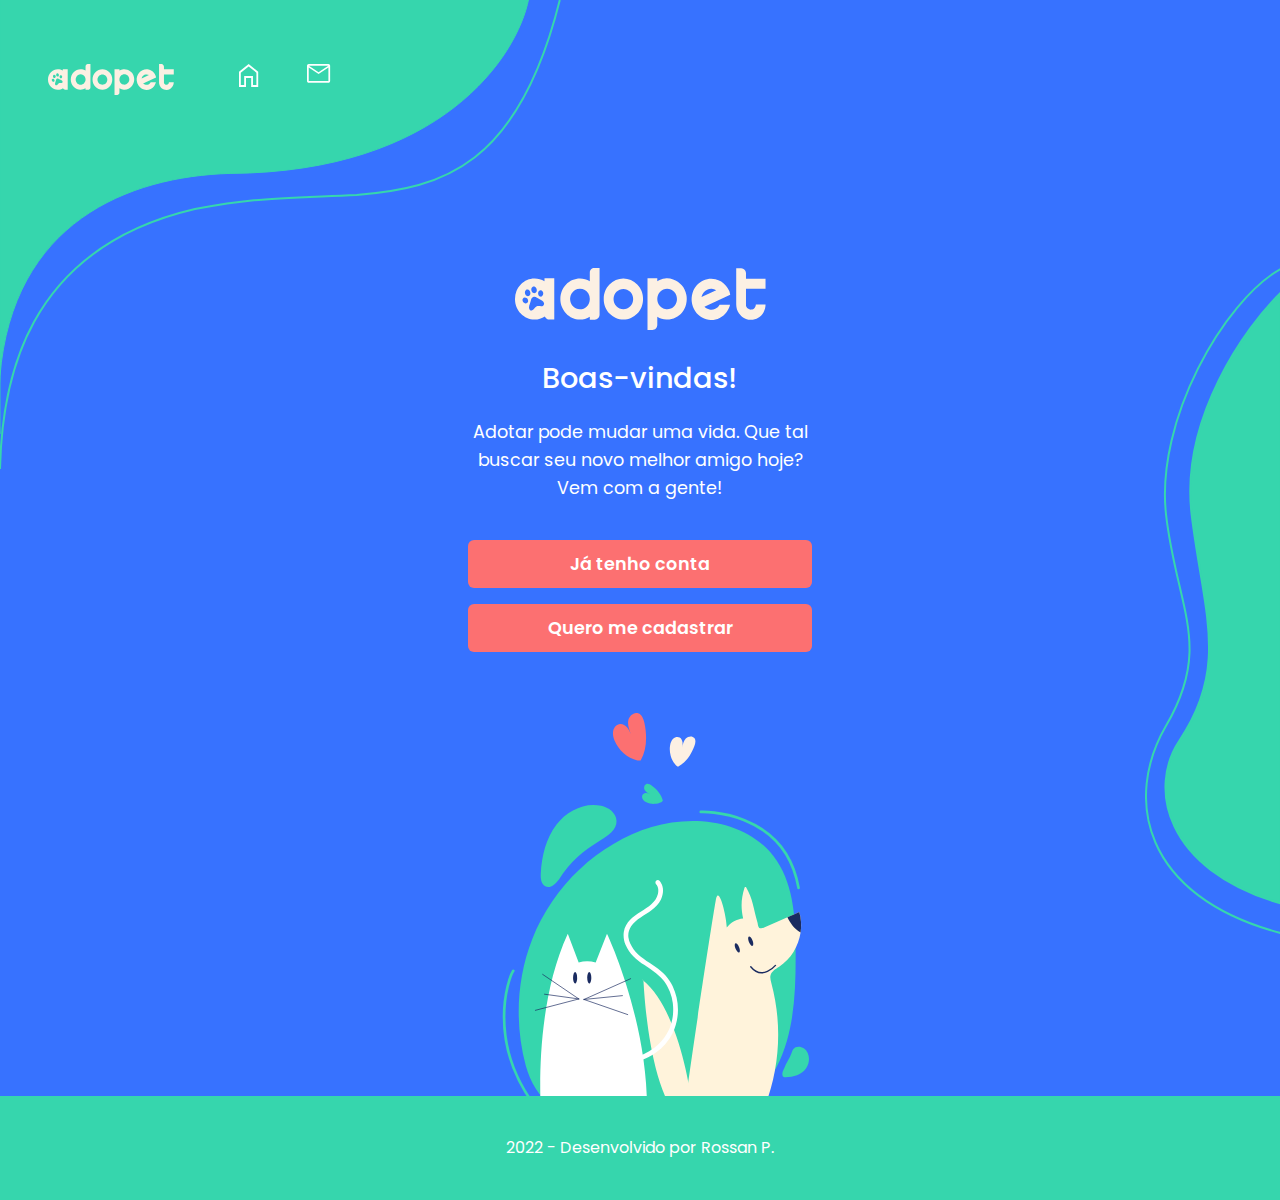
<file: index.html>
<!DOCTYPE html>
<html lang="pt-br">

<head>
    <meta charset="UTF-8">
    <meta http-equiv="X-UA-Compatible" content="IE=edge">
    <meta name="viewport" content="width=device-width, initial-scale=1.0">

    <link rel="stylesheet" href="reset.css">
    <link rel="stylesheet" href="styles.css">
    <link rel="stylesheet" href="./styles/page-home/main.css">

    <link rel="preconnect" href="https://fonts.googleapis.com">
    <link rel="preconnect" href="https://fonts.gstatic.com" crossorigin>
    <link
        href="https://fonts.googleapis.com/css2?family=IBM+Plex+Sans:wght@500&family=Poppins:wght@400;600&display=swap"
        rel="stylesheet">

    <title>Adopet - Home</title>
</head>

<body style="background-color: var(--azul);">

    <header>
        <div class="forma01"></div>

        <img src="./img/Logo.svg" alt="Logo Adopet" style="display: none;" class="header__logo">
        <a href="./index.html"><img src="./img/Casa.svg" alt="Home" class="header__icons"></a>
        <a href="./pages/mensagem/index.html"><img src="./img/Mensagens.svg" alt="Menssagens" class="header__icons"></a>
    </header>

    <section>
        <div class="conteudo">
            <div class="conteudo__logo">
                <img src="./img/Logo.svg" alt="Logo Adopet">
            </div>
            <h1 class="conteudo__titulo">Boas-vindas!</h1>
            <p class="conteudo__texto"></p>
            <a href="./pages/login/index.html"><button type="button" class="conteudo__btn btn-1">Já tenho conta</button></a>
            <a href="./pages/cadastro/index.html"><button type="button" class="conteudo__btn">Quero me cadastrar</button></a>
        </div>
    <img src="./img/Forma-2.svg" alt="Forma 02" class="forma02">
    <img src="./img/Forma-2-768.svg" alt="Forma 02" class="forma02-768">
    <img src="img/Ilustração-1.svg" alt="Imagem de um gato e um cachorro." class="forma03">
    </section>


        <footer>
        <p class="footer">2022 - Desenvolvido por Rossan P.</p>
    </footer>

</body>

</html>
</file>
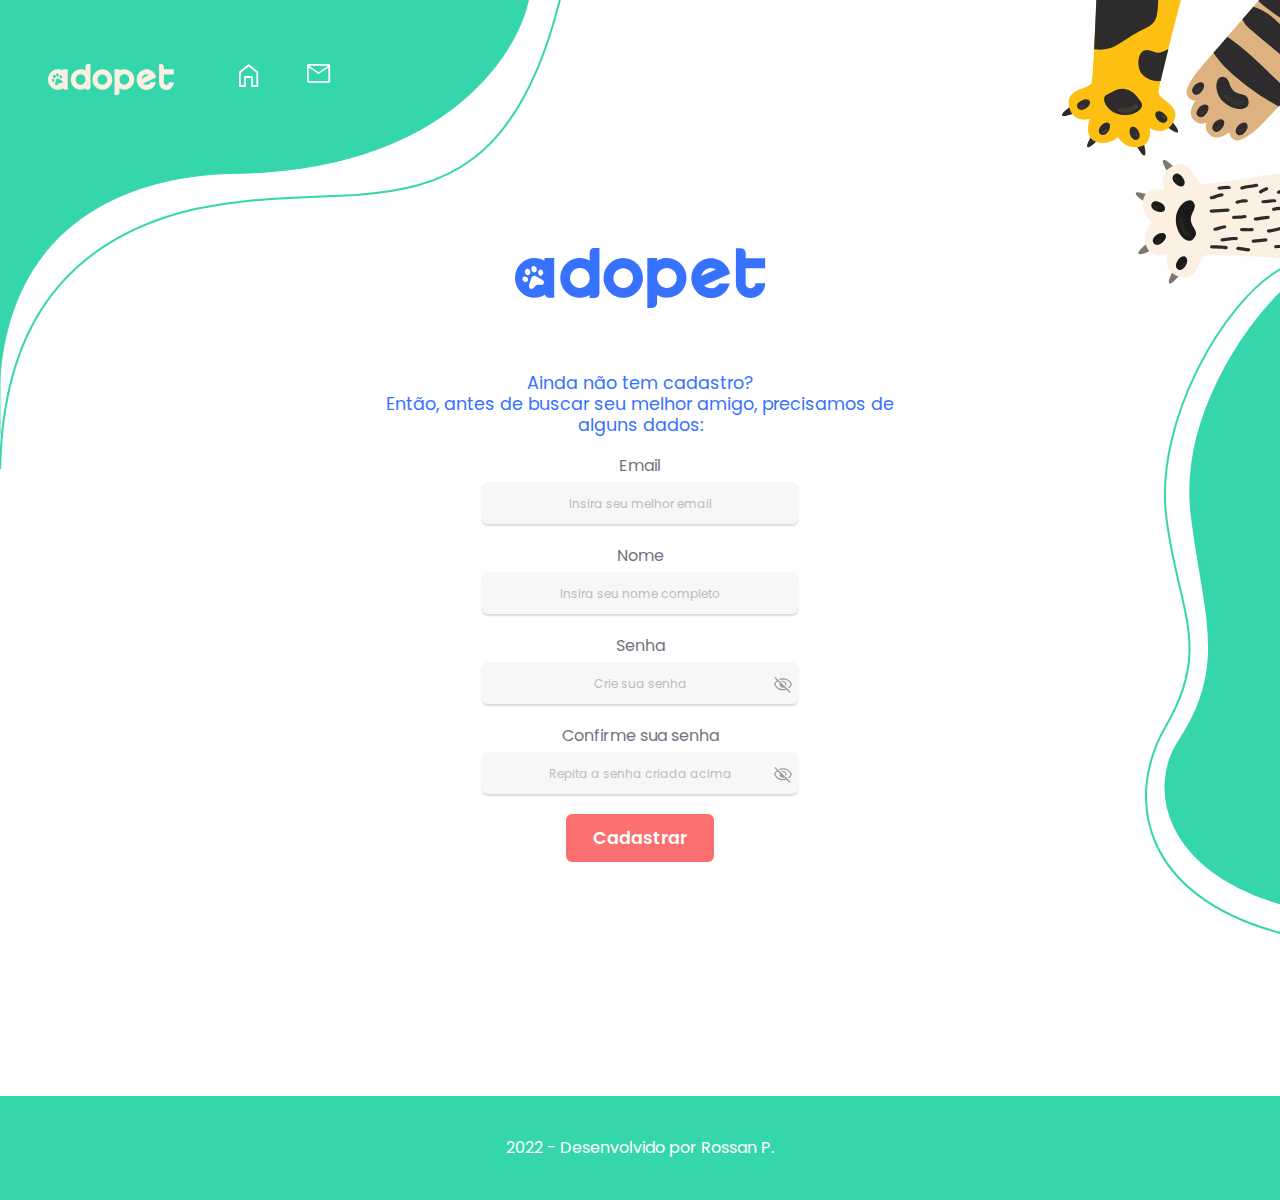
<file: pages/cadastro/index.html>
<!DOCTYPE html>
<html lang="pt-br">

<head>
    <meta charset="UTF-8">
    <meta http-equiv="X-UA-Compatible" content="IE=edge">
    <meta name="viewport" content="width=device-width, initial-scale=1.0">

    <link rel="stylesheet" href="../../reset.css">
    <link rel="stylesheet" href="../../styles.css">
    <link rel="stylesheet" href="../../styles/geral/buttons.css">
    <link rel="stylesheet" href="../../styles/cadastro/main.css">
    <link rel="stylesheet" href="../../styles/cadastro/formulario.css">

    <link rel="preconnect" href="https://fonts.googleapis.com">
    <link rel="preconnect" href="https://fonts.gstatic.com" crossorigin>
    <link
        href="https://fonts.googleapis.com/css2?family=IBM+Plex+Sans:wght@500&family=Poppins:wght@400;600&display=swap"
        rel="stylesheet">

    <title>Adopet - Cadastro</title>
</head>

<body>

    <header>
        <div class="forma01"></div>

        <img src="../../img/Logo.svg" alt="Logo Adopet" style="display: none;" class="header__logo">
        <a href="../../index.html"><img src="../../img/Casa.svg" alt="Home" class="header__icons"></a>
        <a href="../mensagem/index.html"><img src="../../img/Mensagens.svg" alt="Menssagens" class="header__icons"></a>
    </header>
    <img src="../../img/Patas.svg" alt="Imagem de patas de animais" class="header__img-patas">

    <section>
        <div class="conteudo">
            <div class="conteudo__logo">
                <img src="../../img/Logo-blue.svg" alt="Logo Adopet azul">
            </div>
            <p class="main__conteudo-texto">Ainda não tem cadastro?<br>
                Então, antes de buscar seu melhor amigo, precisamos de alguns dados:</p>
        </div>

        <form>
            <div>
                <label for="email" class="form__label">Email</label>
                <input type="email" name="email" id="email" class="form__inpt form__inpt-mb"
                    placeholder="Insira seu melhor email">
            </div>
            <div>
                <label for="nome" class="form__label">Nome</label>
                <input type="text" name="nome" id="nome" class="form__inpt form__inpt-mb"
                    placeholder="Insira seu nome completo">
            </div>
            <div>
                <label for="senha" class="form__label">Senha</label>
                <input type="password" name="senha" id="senha" class="form__inpt form__inpt-mb"
                    placeholder="Crie sua senha">
                <span class="span">
                    <img src="../../img/Mostrar-senha.svg" alt="Botão para mostrar a senha" id="form__inpt-olho" class="form__inpt-olho">
                </span>
            </div>
            <div>
                <label for="confirma-senha" class="form__label">Confirme sua senha</label>
                <input type="password" name="confirma-senha" id="confirma-senha" class="form__inpt form__inpt-mb"
                    placeholder="Repita a senha criada acima">
                    <span class="span">
                        <img src="../../img/Mostrar-senha.svg" alt="Botão para mostrar a senha" id="form__inpt-conf-olho" class="form__inpt-olho">
                    </span>
                </div>
                <span>
                    <p id="senha-incorreta" style="
                            font-weight: 400;
                            font-size: 0.8em;
                            line-height: 16px;
                            color: var(--coral);
                            display: flex;
                            align-items: center;
                            justify-content: center;
                            position: relative;
                        "
                    ></p>
                </span>

            <a href="../lista-animais/index.html" class="section__btn-a">
                <button type="button" id="btn-cadastrar" class="conteudo__btn section__btn">Cadastrar</button>
            </a>

        </form>

        <img src="../../img/Forma-2-invertida.svg" alt="Forma 02 invertida" class="forma02-invertida">
        <img src="../../img/Forma-2-768.svg" alt="Forma 02" class="forma02">
    </section>


    <footer>
        <p class="footer">2022 - Desenvolvido por Rossan P.</p>
    </footer>

    <script src="../../script/senha/index.js"></script>

</body>

</html>
</file>
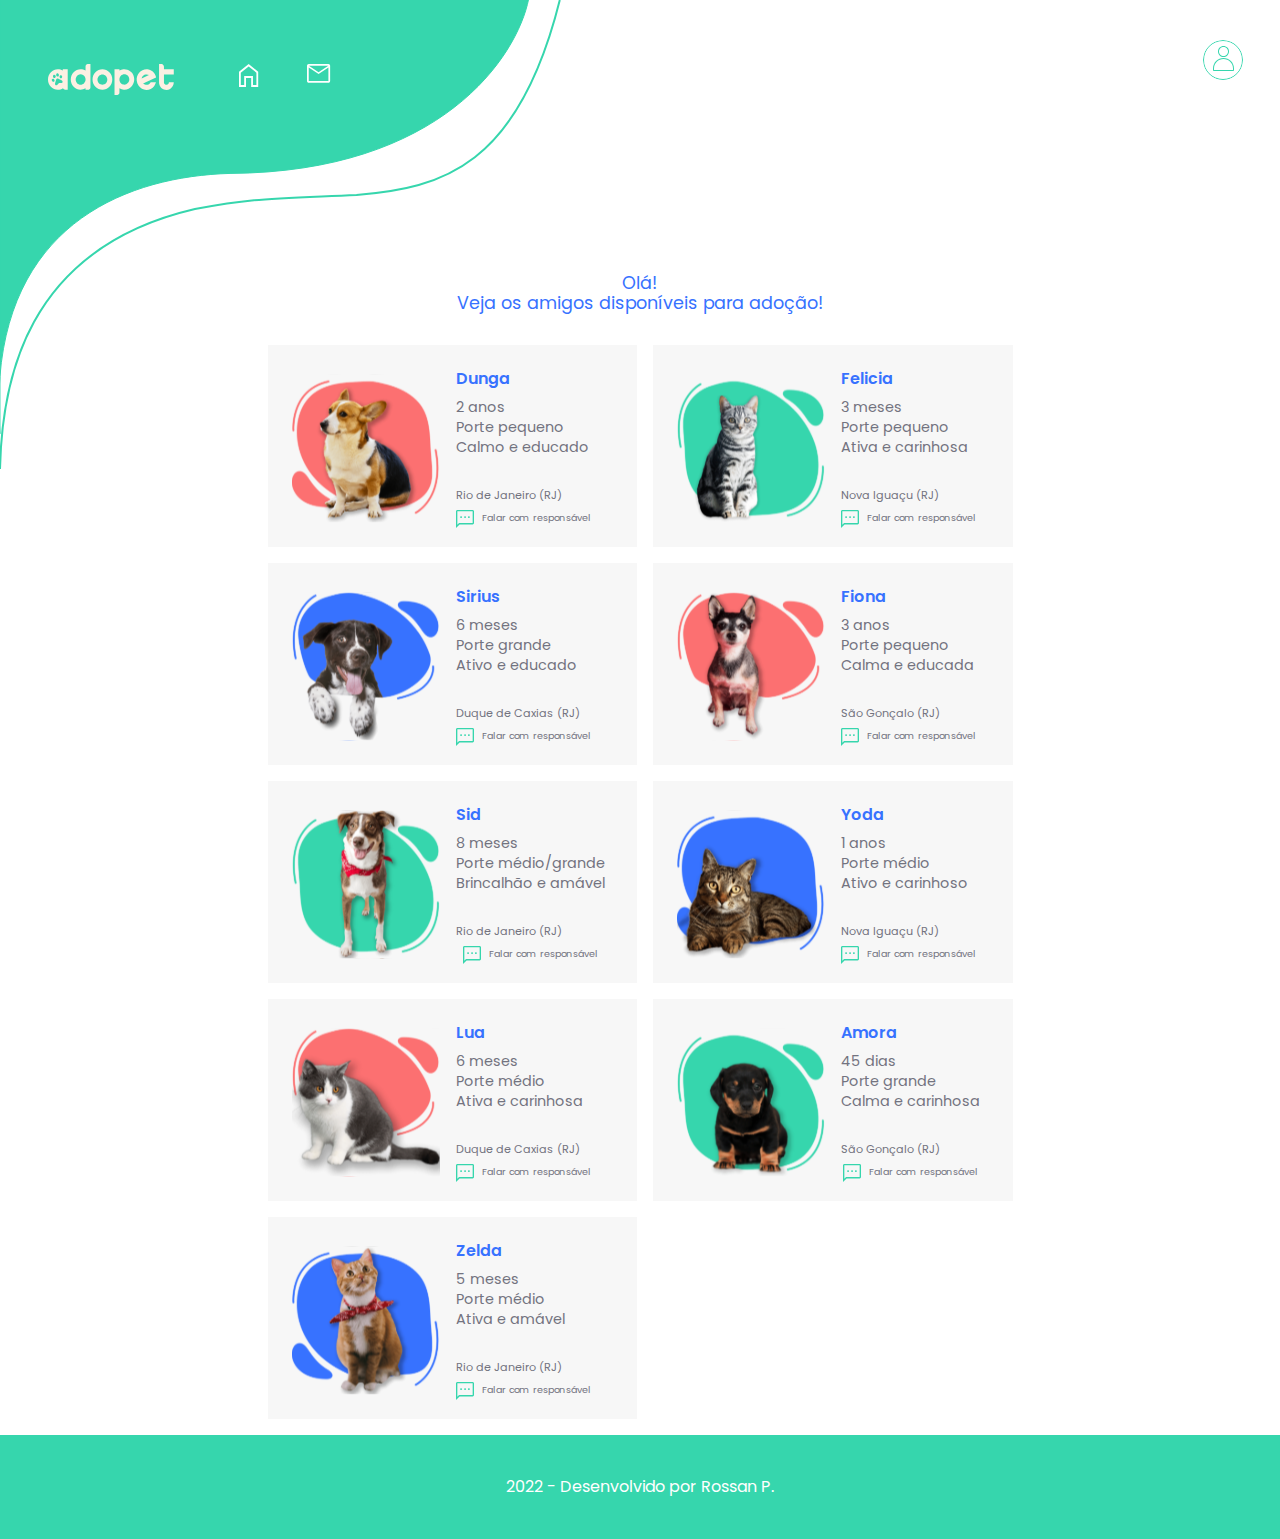
<file: pages/lista-animais/index.html>
<!DOCTYPE html>
<html lang="pt-br">

<head>
    <meta charset="UTF-8">
    <meta http-equiv="X-UA-Compatible" content="IE=edge">
    <meta name="viewport" content="width=device-width, initial-scale=1.0">

    <link rel="stylesheet" href="../../reset.css">
    <link rel="stylesheet" href="../../styles.css">
    <link rel="stylesheet" href="../../styles/geral/buttons.css">
    <link rel="stylesheet" href="../../styles/page-lista-animais/main.css">

    <link rel="preconnect" href="https://fonts.googleapis.com">
    <link rel="preconnect" href="https://fonts.gstatic.com" crossorigin>
    <link
        href="https://fonts.googleapis.com/css2?family=IBM+Plex+Sans:wght@500&family=Poppins:wght@400;600&display=swap"
        rel="stylesheet">

    <title>Adopet - Animais</title>
</head>

<body>

    <header>
        <div class="forma01"></div>

        <img src="../../img/Logo.svg" alt="Logo Adopet" style="display: none;" class="header__logo">
        <a href="../../index.html"><img src="../../img/Casa.svg" alt="Home" class="header__icons"></a>
        <a href="../mensagem/index.html"><img src="../../img/Mensagens.svg" alt="Menssagens" class="header__icons"></a>
        <a href="../perfil/index.html"><img src="../../img/Usuário.svg" alt="Imagem do usuário" class="header__user"></a>
    </header>

    <section>
        <div class="conteudo" id="conteudo">
            <p class="main__conteudo-texto">Olá! <br> Veja os amigos disponíveis para adoção!</p>
            
            <section class="main__cards" id="main__cards">

                <!-- Definindo a estrutura dos cards -->
                <!--    <div class="main__card">
                    <img src="../../img/Dunga.svg" alt="Imagem do cão Dunga" class="main__img-animal">
                    <div class="main__card-dados">
                        <h2>Dunga</h2>
                        <p class="main__card-idade">2 anos</p>
                        <p class="main__card-tamanho">Porte pequeno</p>
                        <p class="main__card-jeito">Calmo e educado</p>
                        <p class="main__card-local">Rio de Janeiro (RJ)</p>
                        <div class="main__card-contato">
                            <a href="#">
                                <img src="../../img/icone-mensagem.svg" alt="Ícone de mensagem" class="main__card-icone-msgn">
                                <p>Falar com responsável</p>
                            </a>
                        </div>
                    </div>
                </div> -->
                
            </section>

        </div>
        <img src="../../img/Forma-2-768.svg" alt="Forma 02" class="forma02">
    </section>


    <footer style="bottom: 0 !important; top:auto; position: relative;;">
        <p class="footer">2022 - Desenvolvido por Rossan P.</p>
    </footer>

    <script src="../../script/page-lista-animais/index.js"></script>

</body>

</html>
</file>
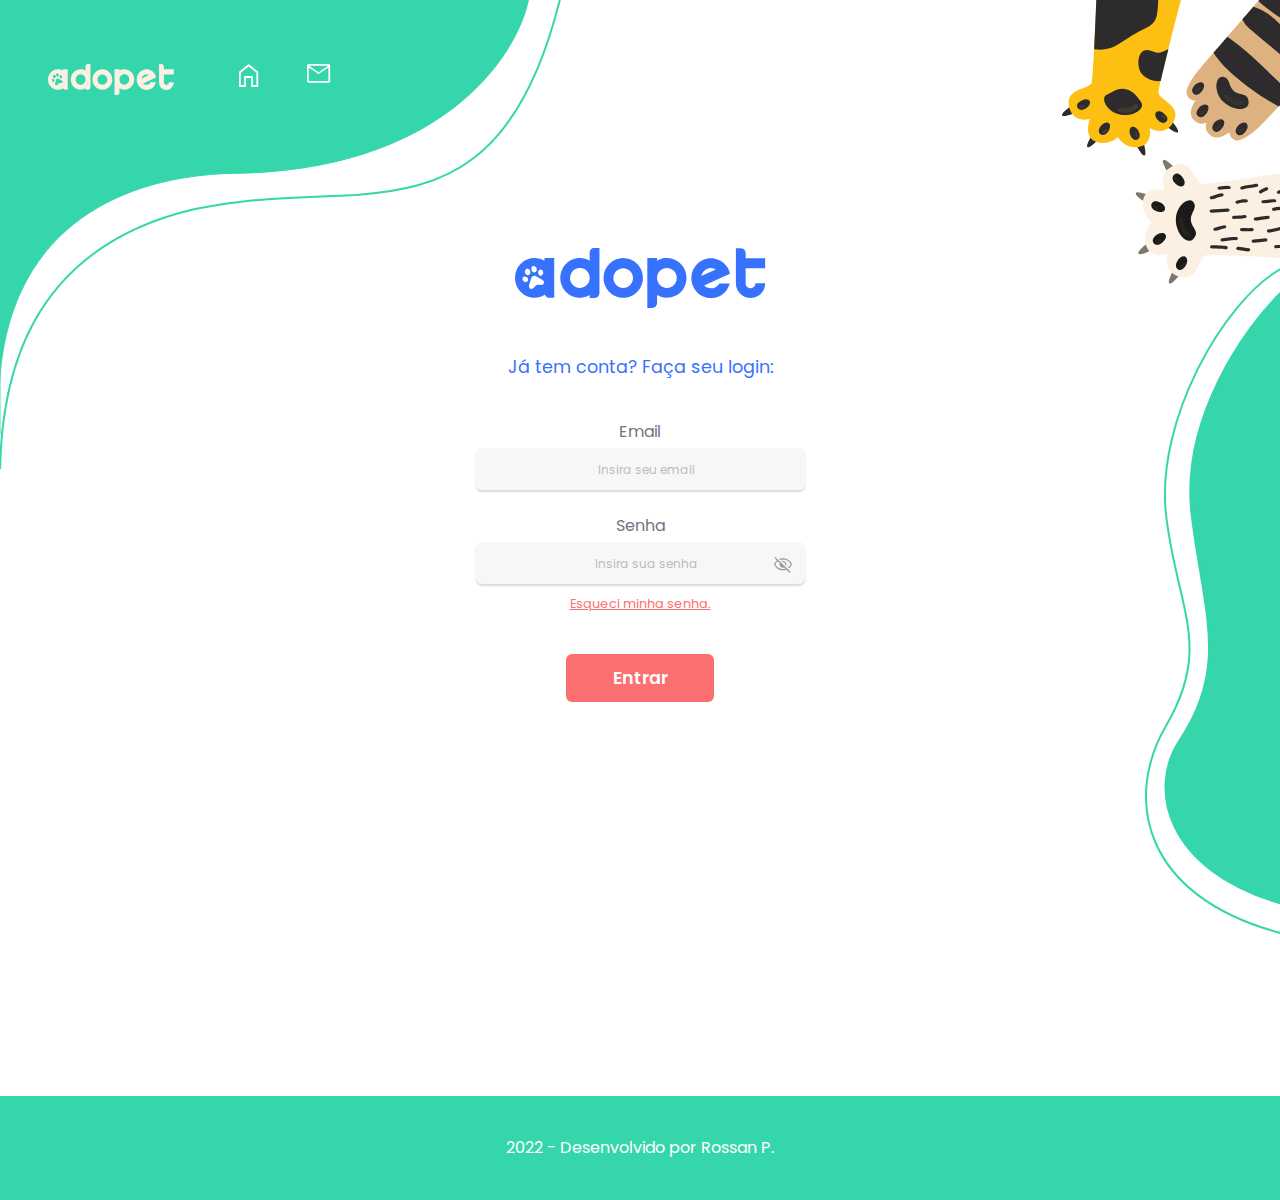
<file: pages/login/index.html>
<!DOCTYPE html>
<html lang="pt-br">

<head>
    <meta charset="UTF-8">
    <meta http-equiv="X-UA-Compatible" content="IE=edge">
    <meta name="viewport" content="width=device-width, initial-scale=1.0">

    <link rel="stylesheet" href="../../reset.css">
    <link rel="stylesheet" href="../../styles.css">
    <link rel="stylesheet" href="../../styles/geral/buttons.css">
    <link rel="stylesheet" href="../../styles/page-login/main.css">
    <link rel="stylesheet" href="../../styles/page-login/formulario.css">

    <link rel="preconnect" href="https://fonts.googleapis.com">
    <link rel="preconnect" href="https://fonts.gstatic.com" crossorigin>
    <link
        href="https://fonts.googleapis.com/css2?family=IBM+Plex+Sans:wght@500&family=Poppins:wght@400;600&display=swap"
        rel="stylesheet">

    <title>Adopet - Login</title>
</head>

<body>

    <header>
        <div class="forma01"></div>

        <img src="../../img/Logo.svg" alt="Logo Adopet" style="display: none;" class="header__logo">
        <a href="../../index.html"><img src="../../img/Casa.svg" alt="Home" class="header__icons"></a>
        <a href="../mensagem/index.html"><img src="../../img/Mensagens.svg" alt="Menssagens" class="header__icons"></a>
    </header>
    <img src="../../img/Patas.svg" alt="Imagem de patas de animais" class="header__img-patas">

    <section>
        <div class="conteudo">
            <div class="conteudo__logo">
                <img src="../../img/Logo-blue.svg" alt="Logo Adopet azul">
            </div>
            <p class="main__conteudo-texto">Já tem conta? Faça seu login:</p>
        </div>
        <form>
            <div>
                <label for="email" class="form__label">Email</label>
                <input type="email" name="email" id="email" class="form__inpt form__inpt-mb"
                    placeholder="Insira seu email">
            </div>
            <div class="form__senha">
                <label for="senha" class="form__label">Senha</label>
                <input type="password" name="senha" id="senha" class="form__inpt" placeholder="Insira sua senha">
                <span>
                    <img src="../../img/Mostrar-senha.svg" alt="Botão para mostrar a senha" id="form__inpt-olho" class="form__inpt-olho">
                </span>
                <a href="#" class="form__esqueci-senha">Esqueci minha senha.</a>
            </div>
            <a href="../lista-animais/index.html" class="section__btn-a">
                <button type="button" class="conteudo__btn btn-1 section__btn">Entrar</button>
            </a>
        </form>
        <img src="../../img/Forma-2-invertida.svg" alt="Forma 02 invertida" class="forma02-invertida">
        <img src="../../img/Forma-2-768.svg" alt="Forma 02" class="forma02">
    </section>

    <footer>
        <p class="footer">2022 - Desenvolvido por Rossan P.</p>
    </footer>

    <script src="../../script/senha/index.js"></script>
</body>

</html>
</file>
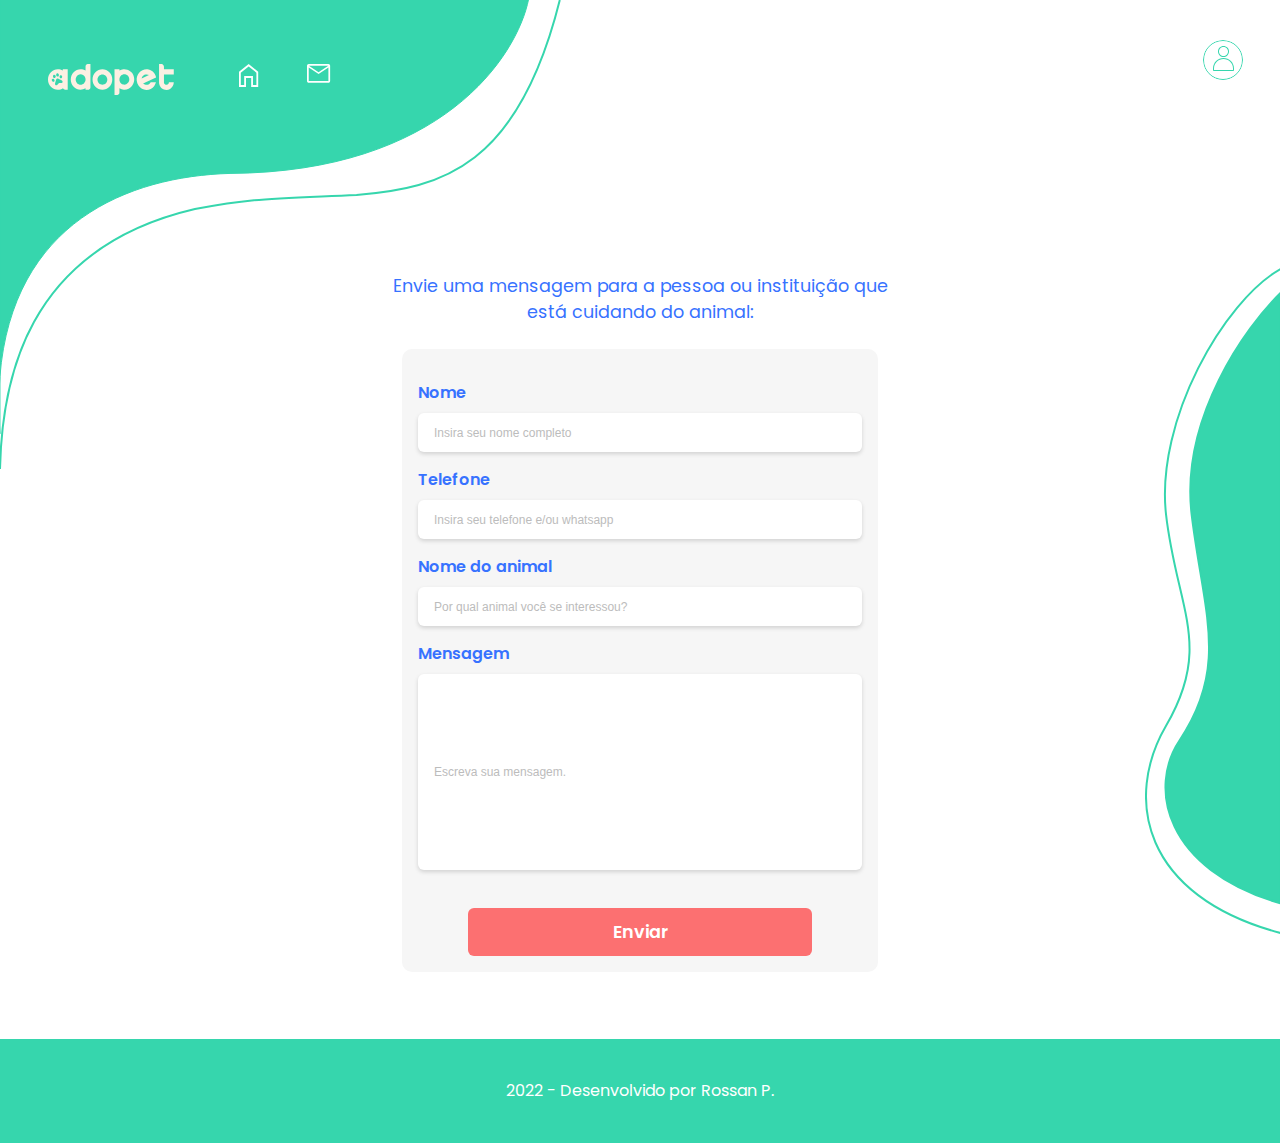
<file: pages/mensagem/index.html>
<!DOCTYPE html>
<html lang="pt-br">

<head>
    <meta charset="UTF-8">
    <meta http-equiv="X-UA-Compatible" content="IE=edge">
    <meta name="viewport" content="width=device-width, initial-scale=1.0">

    <link rel="stylesheet" href="../../reset.css">
    <link rel="stylesheet" href="../../styles.css">
    <link rel="stylesheet" href="../../styles/geral/buttons.css">
    <link rel="stylesheet" href="../../styles/mensagem/mensagem.css">

    <link rel="preconnect" href="https://fonts.googleapis.com">
    <link rel="preconnect" href="https://fonts.gstatic.com" crossorigin>
    <link
        href="https://fonts.googleapis.com/css2?family=IBM+Plex+Sans:wght@500&family=Poppins:wght@400;600&display=swap"
        rel="stylesheet">

    <title>Adopet - Mensagem</title>
</head>

<body>

    <header>
        <div class="forma01"></div>

        <img src="../../img/Logo.svg" alt="Logo Adopet" style="display: none;" class="header__logo">
        <a href="../../index.html"><img src="../../img/Casa.svg" alt="Home" class="header__icons"></a>
        <a href="../mensagem/index.html"><img src="../../img/Mensagens.svg" alt="Menssagens" class="header__icons"></a>
        <a href="../perfil/index.html"><img src="../../img/Usuário.svg" alt="Imagem do usuário"
                class="header__user"></a>
    </header>

    <section>
        <div class="conteudo" id="conteudo">
            <p class="main__conteudo-texto">Envie uma mensagem para a pessoa ou instituição que está cuidando do animal:</p>

            <section class="main__form" id="main__form">

                <label for="name">Nome</label>
                <input type="text" name="name" id="name" class="main__form-inpt" placeholder="Insira seu nome completo">

                <label for="phone">Telefone</label>
                <input type="tel" name="phone" id="phone" class="main__form-inpt"
                    placeholder="Insira seu telefone e/ou whatsapp">

                <label for="pet">Nome do animal</label>
                <input type="text" name="pet" id="pet" class="main__form-inpt"
                    placeholder="Por qual animal você se interessou?">

                <label for="msgn">Mensagem</label>
                <input type="text" name="msgn" id="msgn" class="main__form-inpt-msgn main__form-inpt"
                    placeholder="Escreva sua mensagem.">

                <a href="#" class="section__btn-a">
                    <button type="button" class="conteudo__btn btn-1 section__btn">Enviar</button>
                </a>

            </section>

        </div>

        <img src="../../img/Forma-2-768.svg" alt="Forma 02" class="forma02">

    </section>

    <footer style="bottom: 0 !important; top:auto; position: relative;">
        <p class="footer">2022 - Desenvolvido por Rossan P.</p>
    </footer>

</body>

</html>
</file>
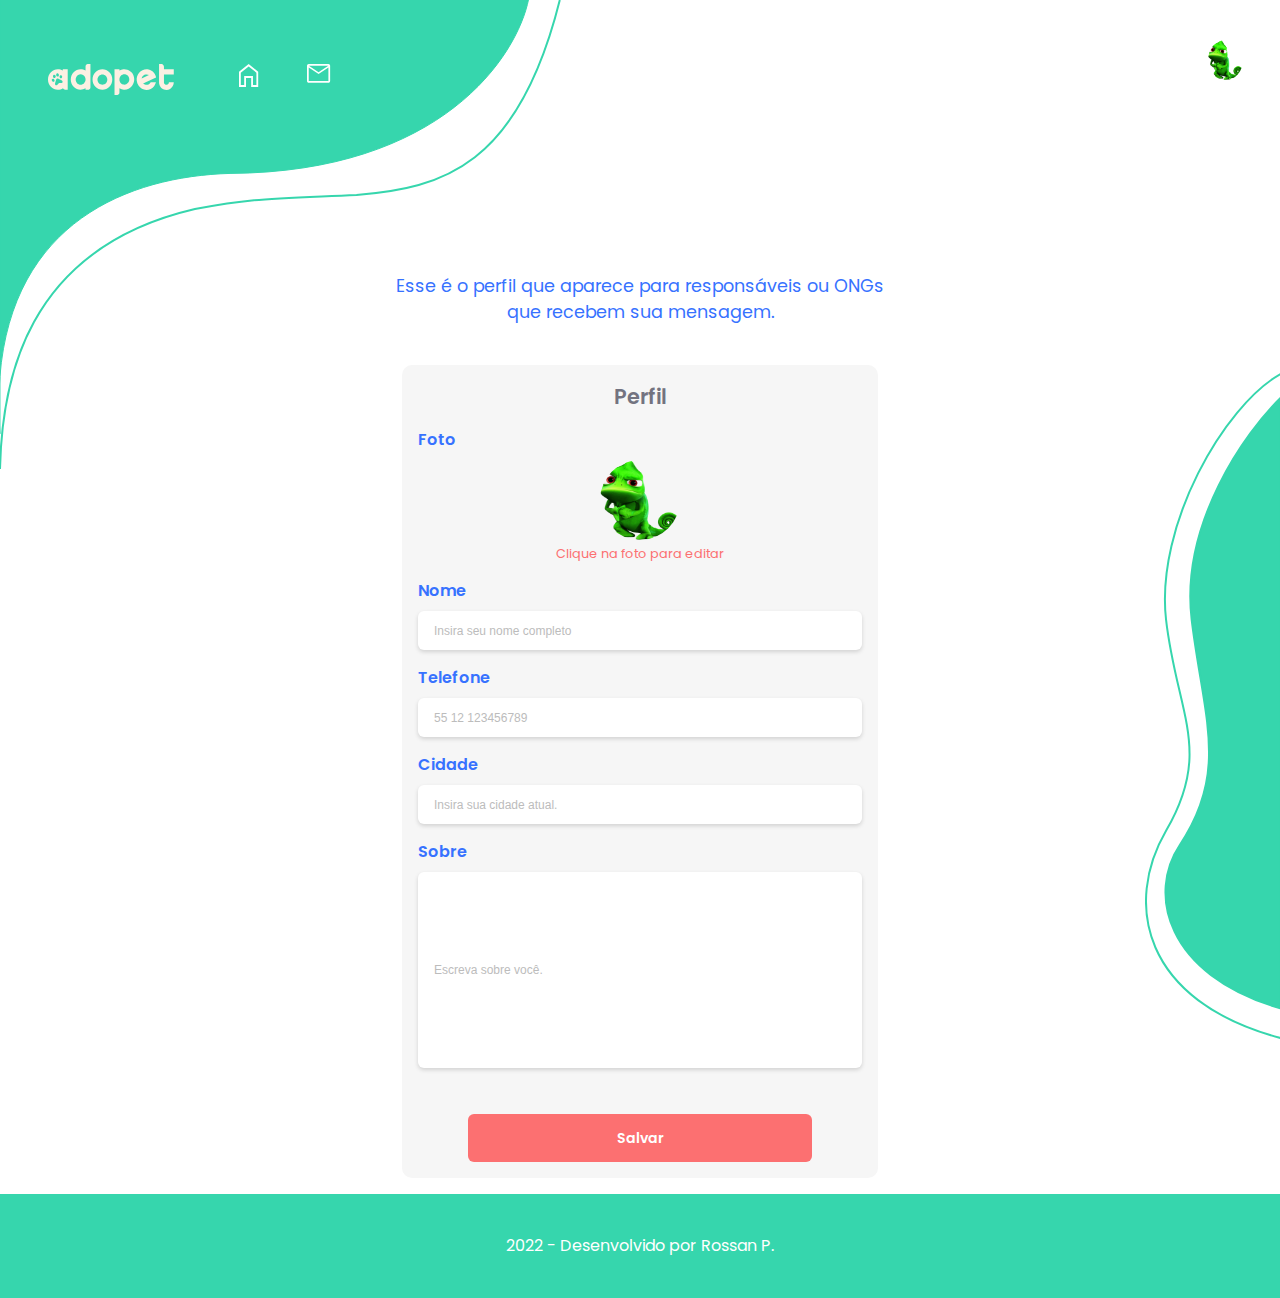
<file: pages/perfil/index.html>
<!DOCTYPE html>
<html lang="pt-br">

<head>
    <meta charset="UTF-8">
    <meta http-equiv="X-UA-Compatible" content="IE=edge">
    <meta name="viewport" content="width=device-width, initial-scale=1.0">

    <link rel="stylesheet" href="../../reset.css">
    <link rel="stylesheet" href="../../styles.css">
    <link rel="stylesheet" href="../../styles/geral/buttons.css">
    <link rel="stylesheet" href="../../styles/perfil/perfil.css">

    <link rel="preconnect" href="https://fonts.googleapis.com">
    <link rel="preconnect" href="https://fonts.gstatic.com" crossorigin>
    <link
        href="https://fonts.googleapis.com/css2?family=IBM+Plex+Sans:wght@500&family=Poppins:wght@400;600&display=swap"
        rel="stylesheet">

    <title>Adopet - Perfil</title>
</head>

<body>

    <header>
        <div class="forma01"></div>

        <img src="../../img/Logo.svg" alt="Logo Adopet" style="display: none;" class="header__logo">
        <a href="../../index.html"><img src="../../img/Casa.svg" alt="Home" class="header__icons"></a>
        <a href="../../pages/mensagem/index.html"><img src="../../img/Mensagens.svg" alt="Menssagens" class="header__icons"></a>
        <a href="../mensagem/index.html"><img src="../../img/user.png" alt="Imagem do usuário" class="header__user"></a>
    </header>

    <section>
        <div class="conteudo" id="conteudo">
            <p class="main__conteudo-texto">Esse é o perfil que aparece para responsáveis ou ONGs que recebem sua
                mensagem.</p>

            <section class="main__form" id="main__form">

                <h1>Perfil</h1>

                <p>Foto</p>
                <img src="../../img/user.png" alt="Foto do usuário" class="main__form-img">
                <a href="#">Clique na foto para editar</a>

                <label for="name">Nome</label>
                <input type="text" name="name" id="name" class="main__form-inpt" placeholder="Insira seu nome completo">

                <label for="phone">Telefone</label>
                <input type="tel" name="phone" id="phone" class="main__form-inpt" placeholder="55 12 123456789">

                <label for="cidade">Cidade</label>
                <input type="text" name="cidade" id="cidade" class="main__form-inpt"
                    placeholder="Insira sua cidade atual.">

                <label for="sobre">Sobre</label>
                <input type="text" name="sobre" id="sobre" class="main__form-inpt-sobre main__form-inpt"
                    placeholder="Escreva sobre você.">

                <a href="#" class="section__btn-a"><button type="button"
                        class="conteudo__btn btn-1 section__btn">Salvar</button>
                </a>

            </section>

        </div>

        <img src="../../img/Forma-2-768.svg" alt="Forma 02" class="forma02">
    </section>


    <footer style="bottom: 0 !important; top:auto; position: relative;">
        <p class="footer">2022 - Desenvolvido por Rossan P.</p>
    </footer>

</body>

</html>
</file>
<file: styles.css>
@import url(./styles/geral/header.css);
@import url(./styles/geral/buttons.css);
@import url(./styles/geral/footer.css);

:root {
    --azul: #3772FF;
    --branco: #FFFFFF;
    --coral: #FC7071;
    --cinza: #737380;
    --cinza_escuro: #999999;
    --cinza_claro: #BCBCBC;
    --verde: #36D6AD;
    --cinza-claro-fundo: #f6f6f6;
    --text: 'Poppins';
    --text_imb: 'IBM Plex Sans';
    --cinza_inpt: #f7f7f7;
    --sombra_inpt: 0px 2px 2px rgba(0, 0, 0, 0.15);
}

body {
    background: var(--branco);
    font-size: 16px;
    font-family: var(--text);
}
</file>
<file: styles/page-home/main.css>
section {
    width: 100%;
    display: grid;
    justify-items: center;
}

.conteudo {
    width: 70%;
    margin-top: 90px;
}

.conteudo__logo {
    display: grid;
    justify-content: center;
    margin: 35px 0 24px 0;
}

.conteudo__titulo {
    display: flex;
    justify-content: center;
    text-align: center;

    margin: 16px 0;
    font-family: var(--text-ibm);
    font-weight: 500;
    font-size: 1.6em;
    line-height: 48px;
    color: var(--branco);
}

.conteudo__texto::before {
    content: "Que tal mudar sua vida adotando seu novo melhor amigo? Vem com a gente!";
}

.conteudo__texto {
    color: var(--branco);
    font-weight: 400;
    line-height: 1.6em;
    text-align: center;
}

.forma02 {
    position: absolute;
    width: 84.03px;
    height: 415px;
    right: 0;
    top: 199px;
}

.forma02-768 {
    display: none;
}

.forma03 {
    position: relative;
    bottom: -13px;
}

@media screen and (min-width: 768px) {
    .conteudo__logo img {
        width: 251px;
    }

    .conteudo__titulo {
        font-size: 1.8em;
    }

    .conteudo__texto::before {
        content: "Adotar pode mudar uma vida. Que tal buscar seu novo melhor amigo hoje? Vem com a gente!";
    }

    .conteudo__texto {
        font-size: 1.1em;
        width: 344px;
        margin: auto;
    }

    .forma02 {
        display: none;
    }

    .forma02-768 {
        display: block;
        position: absolute;
        right: 0;
        top: 268px;
    }

    .forma03 {
        bottom: -45px;
        width: 338px;
    }
}
</file>
<file: styles/geral/buttons.css>
a {
    text-decoration: none;
}

.conteudo a {
    display: flex;
    justify-content: center;
}

.conteudo__btn {
    z-index: 1;
    cursor: pointer;
    color: var(--branco);
    background-color: var(--coral);
    margin: 0 0 16px 0;
    font-family: var(--text);
    font-weight: 600;
    font-size: 1em;
    height: 40px;
    width: 180px;

    border-radius: 6px;
    border: 0;

    display: flex;
    align-items: center;
    justify-content: center;
}

.btn-1 {
    margin: 24px 0 16px 0;
}

@media screen and (min-width: 768px) {
    .conteudo__btn {
        margin: 0 0 16px 0;
        font-size: 1.1em;
        height: 48px;
        width: 344px;
    }

    .btn-1 {
        margin: 38px 0 16px 0;
    }
}
</file>
<file: styles/cadastro/main.css>
.conteudo {
    display: grid;
    align-items: center;
    justify-content: center;
}

.conteudo__logo {
    display: grid;
    justify-content: center;
    margin: 30px 0 24px 0;
}

.main__conteudo-texto {
    margin: 0 24px;
    font-family: var(--text);
    font-weight: 400;
    font-size: 1em;
    line-height: 21px;
    color: var(--azul);

    display: flex;
    align-items: center;
    text-align: center;
}

.forma02-invertida {
    position: absolute;
    top: 368px;
}

.forma02 {
    display: none;
}

@media screen and (min-width: 768px) {
    .conteudo {
        display: grid;
        align-items: center;
        justify-content: center;
    }

    .conteudo__logo img {
        width: 251px;
        margin: 75px 0 24px;
    }

    .main__conteudo-texto {
        margin-top: 16px;
        font-size: 1.1em;
        width: 525px;
    }

    .forma02-invertida {
        display: none;
    }

    .forma02 {
        display: block;
        position: absolute;
        right: 0;
        top: 268px;
    }
}
</file>
<file: styles/cadastro/formulario.css>
form {
    margin-top: 18px;
}

form div {
    display: grid;
    justify-items: center;
}

.form__label, .form__inpt {
    z-index: 1;
}

.form__label {
    font-family: var(--text);
    font-weight: 400;
    font-size: 1em;
    line-height: 24px;
    color: var(--cinza);
    margin: 0 auto;
}

.form__inpt {
    width: 312px;
    height: 40px;
    margin-top: 4px;

    background-color: var(--cinza_inpt);
    box-shadow: var(--sombra_inpt);
    border-radius: 6px;
    border: none;
}

.form__inpt-mb {
    margin-bottom:  20px;
}

.form__inpt::placeholder {
    font-family: var(--text);
    font-weight: 400;
    font-size: 0.9em;
    line-height: 16px;
    color: var(--cinza_claro);

    display: flex;
    align-items: center;
    text-align: center;
}

/* .span {
    position: absolute;
    right: 34px;
    margin-top: 42px;
    z-index: 1;
} */

span {
    position: absolute;
    z-index: 1;
    margin: 43px 0 0 285px;
}

.section__btn-a {
    display: flex;
    justify-content: center;
    text-decoration: none;

}

.section__btn {
    width: 148px;
}
</file>
<file: styles/page-lista-animais/main.css>
.conteudo {
    display: grid;
    justify-content: center;
}

.main__conteudo-texto {
    font-weight: 400;
    font-size: 1em;
    line-height: 20px;
    color: var(--azul);

    margin: 30px 67px 32px;

    display: flex;
    align-items: center;
    text-align: center;
}

.main__card {
    background-color: var(--cinza_inpt);
    padding: 24px 0 19px 24px;
    margin: 0 8px 16px;

    display: flex;
}

.main__img-animal {
    margin-right: 16px;
}

.main__card-dados h2 {
    font-weight: 600;
    font-size: 1em;
    line-height: 20px;
    color: var(--azul);

    margin-bottom: 8px;
}

.main__card-idade,
.main__card-tamanho,
.main__card-jeito {
    font-weight: 400;
    font-size: 0.9em;
    line-height: 20px;
    color: var(--cinza);
}

.main__card-local {
    font-weight: 400;
    font-size: 0.7em;
    line-height: 16px;
    color: var(--cinza);

    margin-top: 30px;
    margin-bottom: 7px;
}

.main__card-contato p {
    font-weight: 400;
    font-size: 0.6em;
    line-height: 16px;
    color: var(--cinza);

    margin-left: 8px;
}

.forma02 {
    display: none;
}

@media screen and (min-width: 768px) {
    .main__conteudo-texto {
        font-size: 1.1em;
        margin: 130px 67px 32px;
        justify-content: center;
    }

    .main__cards {
        display: grid;
        grid-template-columns: auto auto;
    }
}

@media screen and (min-width: 1440px) {
    .main__cards {
        display: grid;
        grid-template-columns: auto auto auto;
    }

    .forma02 {
        display: block;
        position: absolute;
        right: 0;
        top: 268px;
    }
}
</file>
<file: styles/page-login/main.css>
.conteudo__logo {
    display: grid;
    justify-content: center;
    margin: 30px 0 24px 0;
}

.main__conteudo-texto {
    display: flex;
    justify-content: center;
    text-align: center;

    margin-top: 56.54px;
    font-weight: 400;
    font-size: 1em;
    line-height: 21px;
    color: var(--azul);
}

.forma02-invertida {
    position: absolute;
    top: 368px;
}

@media screen and (min-width: 768px) {
    .conteudo__logo img {
        width: 251px;
        margin: 75px 0 24px;
    }
    
    .main__conteudo-texto {
        margin-top: 16px;
        font-size: 1.1em;
    }

    .forma02-invertida {
        display: none;
    }

    .forma02 {
        position: absolute;
        right: 0;
        top: 268px;
    }
}
</file>
<file: styles/page-login/formulario.css>
form {
    margin-top: 42px;
}

form div {
    display: grid;
    justify-items: center;
}

.form__label, .form__inpt {
    z-index: 1;
}

.form__label {
    font-family: var(--text);
    font-weight: 400;
    font-size: 1em;
    line-height: 24px;
    color: var(--cinza);
    margin: 0 auto;
}

.form__inpt {
    width: 312px;
    height: 40px;
    margin-top: 4px;
    padding-left: 15px;

    background-color: var(--cinza_inpt);
    box-shadow: var(--sombra_inpt);
    border-radius: 6px;
    border: none;
}

.form__inpt-mb {
    margin-bottom:  24px;
}

.form__inpt::placeholder {
    font-family: var(--text);
    font-weight: 400;
    font-size: 0.9em;
    line-height: 16px;
    color: var(--cinza_claro);

    display: flex;
    align-items: center;
    text-align: center;
}

.form__senha {
    width: 100%;
}

span {
    position: absolute;
    z-index: 1;
    margin: 43px 0 0 285px;
}

.form__esqueci-senha {
    font-family: var(--text);
    font-weight: 400;
    font-size: 0.8em;
    line-height: 24px;
    color: var(--coral);
    text-decoration: underline;

    margin-top: 8px;
}

.section__btn-a {
    display: flex;
    justify-content: center;
    text-decoration: none;

}

.section__btn {
    width: 148px;
}
</file>
<file: styles/mensagem/mensagem.css>
.conteudo {
    margin: 0 auto;
    
    max-width: 524px;
}

/* section {
    position: relative;

    display: grid;
    justify-content: center;
    align-items: center;
} */

.conteudo {
    max-width: 524px;
}

.main__conteudo-texto {
    color: var(--azul);
    font-weight: 400;
    font-size: 1em;
    line-height: 20px;
    margin: 36px 67px 24px;

    display: flex;
    align-items: center;
    text-align: center;
}

.main__form {
    border-radius: 10px;
    background-color: var(--cinza-claro-fundo);
    padding: 16px 16px 0;
    margin: 0 24px 16px;

    position: relative;

    display: grid;
}

.main__form label {
    color: var(--azul);
    font-weight: 600;
    font-size: 1em;
    line-height: 1.5em;
    margin: 16px 0 8px;
}

.main__form-inpt {
    background-color: var(--branco);
    border-radius: 6px;
    border: none;
    padding: 12px 16px;
    mix-blend-mode: normal;
    box-shadow: 0px 2px 4px rgba(0, 0, 0, 0.15);
}

.main__form-inpt::placeholder {
    font-weight: 400;
    font-size: 0.9em;
    line-height: 1.5em;
    color: var(--cinza_claro);

    display: flex;
    align-items: center;
}

.main__form-inpt-msgn {
    height: 172px;
}

.main__form-inpt-msgn::placeholder {
    position: absolute;
}

.forma02 {
    display: none;
}

@media screen and (min-width: 768px) {
    .main__conteudo-texto {
        font-size: 1.1em;
        line-height: 26px;
        margin: 130px 0 24px;
    }

    .main__form {
        margin-bottom: 67px;
    }

    .forma02 {
        display: block;
        position: absolute;
        right: 0;
        top: 268px;
    }
}
</file>
<file: styles/perfil/perfil.css>
.conteudo {
    margin: 130px auto 0;
    
    max-width: 524px;
}

section {
    position: relative;
}

.main__conteudo-texto {
    font-weight: 400;
    font-size: 1em;
    line-height: 1.3em;
    color: var(--azul);
    margin: 45px 57px;

    display: flex;
    align-items: center;
    text-align: center;
}

.main__form {
    border-radius: 10px;
    background-color: var(--cinza-claro-fundo);
    padding: 16px 16px 0;
    margin: 0 24px 16px;

    position: relative;

    display: grid;
}

.main__form h1 {
    color: var(--cinza);
    font-weight: 600;
    font-size: 1.3em;
    line-height: 1.5em;

    display: flex;
    justify-content: center;
}

.main__form-img {
    width: 30%;
    max-width: 80px;
    max-height: 80px;
    border-radius: 50%;
    margin-bottom: 4px;

    display: flex;
    justify-self: center;
}

.main__form a {
    font-weight: 400;
    font-size: 0.8em;
    line-height: 1.5em;
    color: var(--coral);

    display: flex;
    align-items: center;
    text-align: center;
}

.main__form label, .main__form p {
    color: var(--azul);
    font-weight: 600;
    font-size: 1em;
    line-height: 1.5em;
    margin: 16px 0 8px;
}

.main__form-inpt {
    background-color: var(--branco);
    border-radius: 6px;
    border: none;
    padding: 12px 16px;
    mix-blend-mode: normal;
    box-shadow: 0px 2px 4px rgba(0, 0, 0, 0.15);
}

.main__form-inpt::placeholder {
    font-weight: 400;
    font-size: 0.9em;
    line-height: 1.5em;
    color: var(--cinza_claro);

    display: flex;
    align-items: center;
}

.main__form-inpt-sobre {
    height: 172px;
    margin-bottom: 8px;
}

.main__form-inpt-sobre::placeholder {
    position: absolute;
}

.forma02 {
    display: none;
}

@media screen and (min-width: 768px) {
    .main__conteudo-texto {
        font-size: 1.1em;
        line-height: 26px;
        margin: 0 0 40px;
    }

    .forma02 {
        display: block;
        position: absolute;
        right: 0;
        top: 100px;
    }
}
</file>
